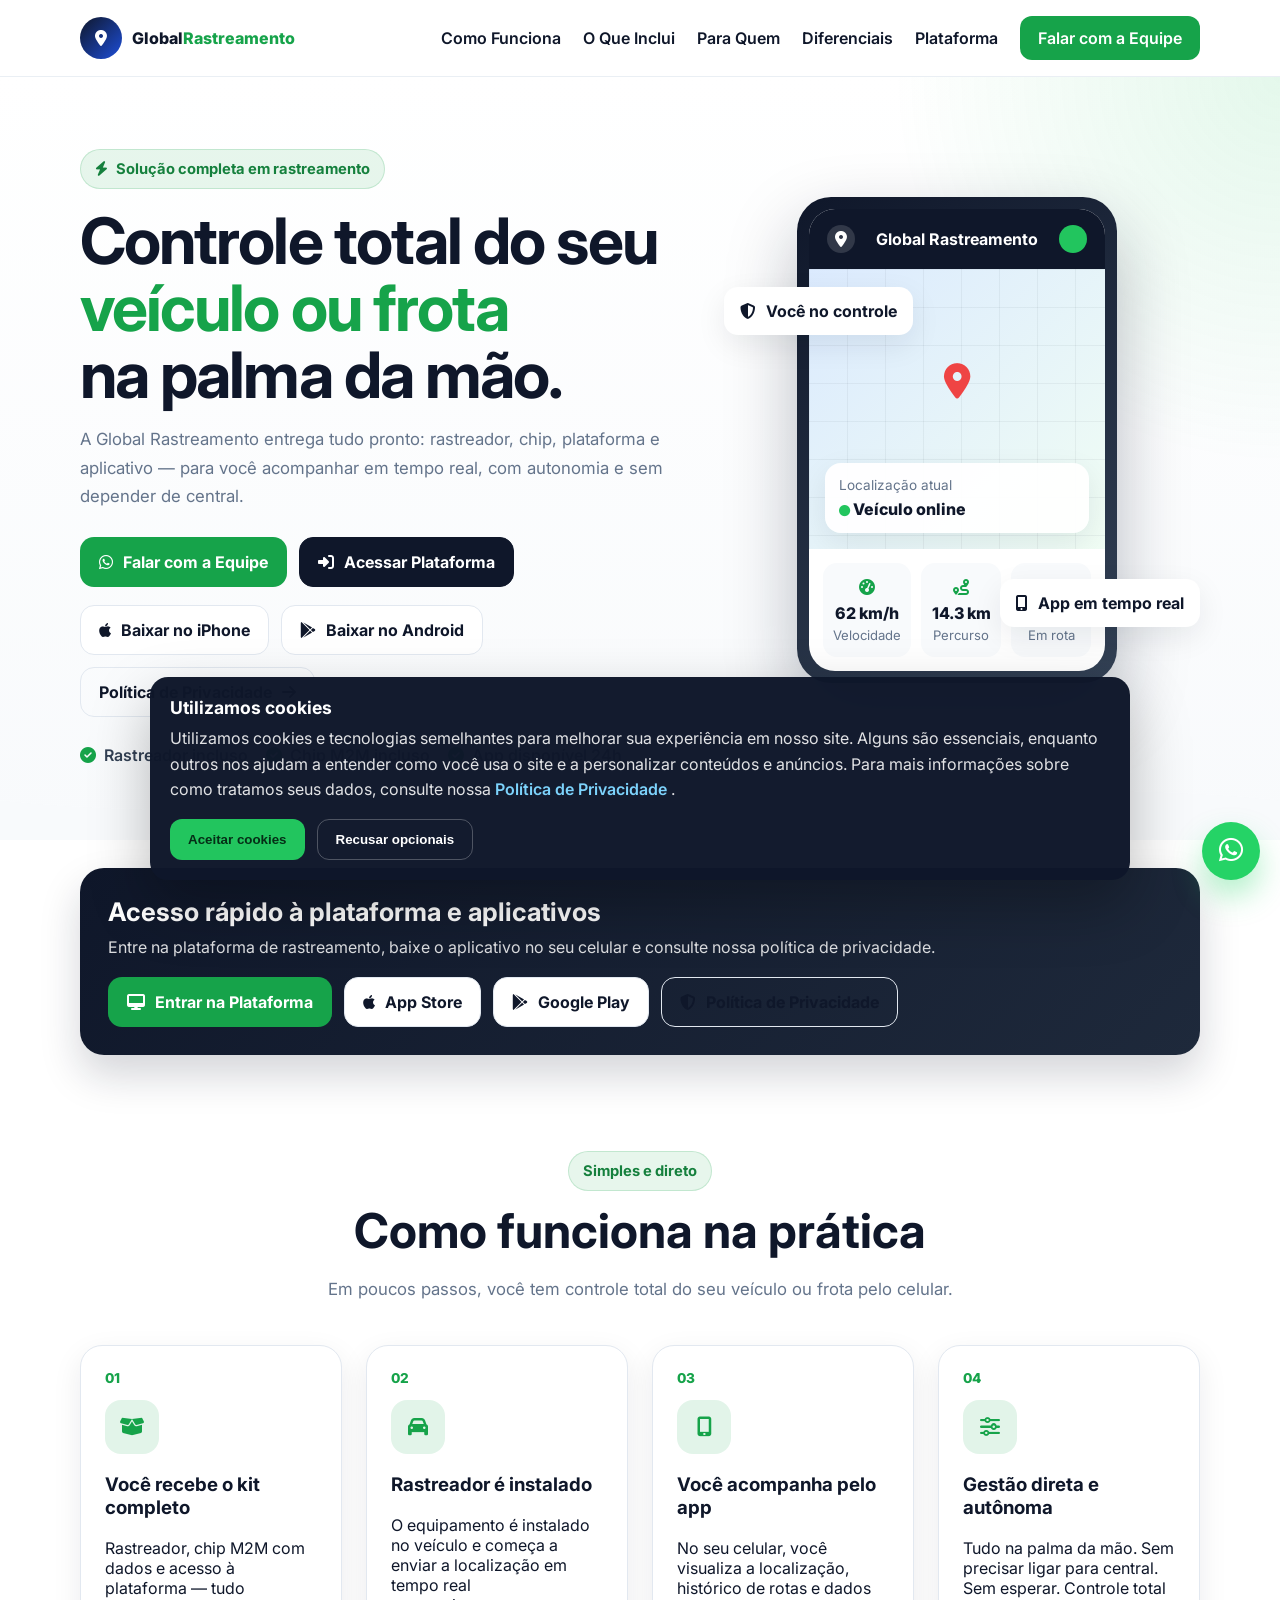
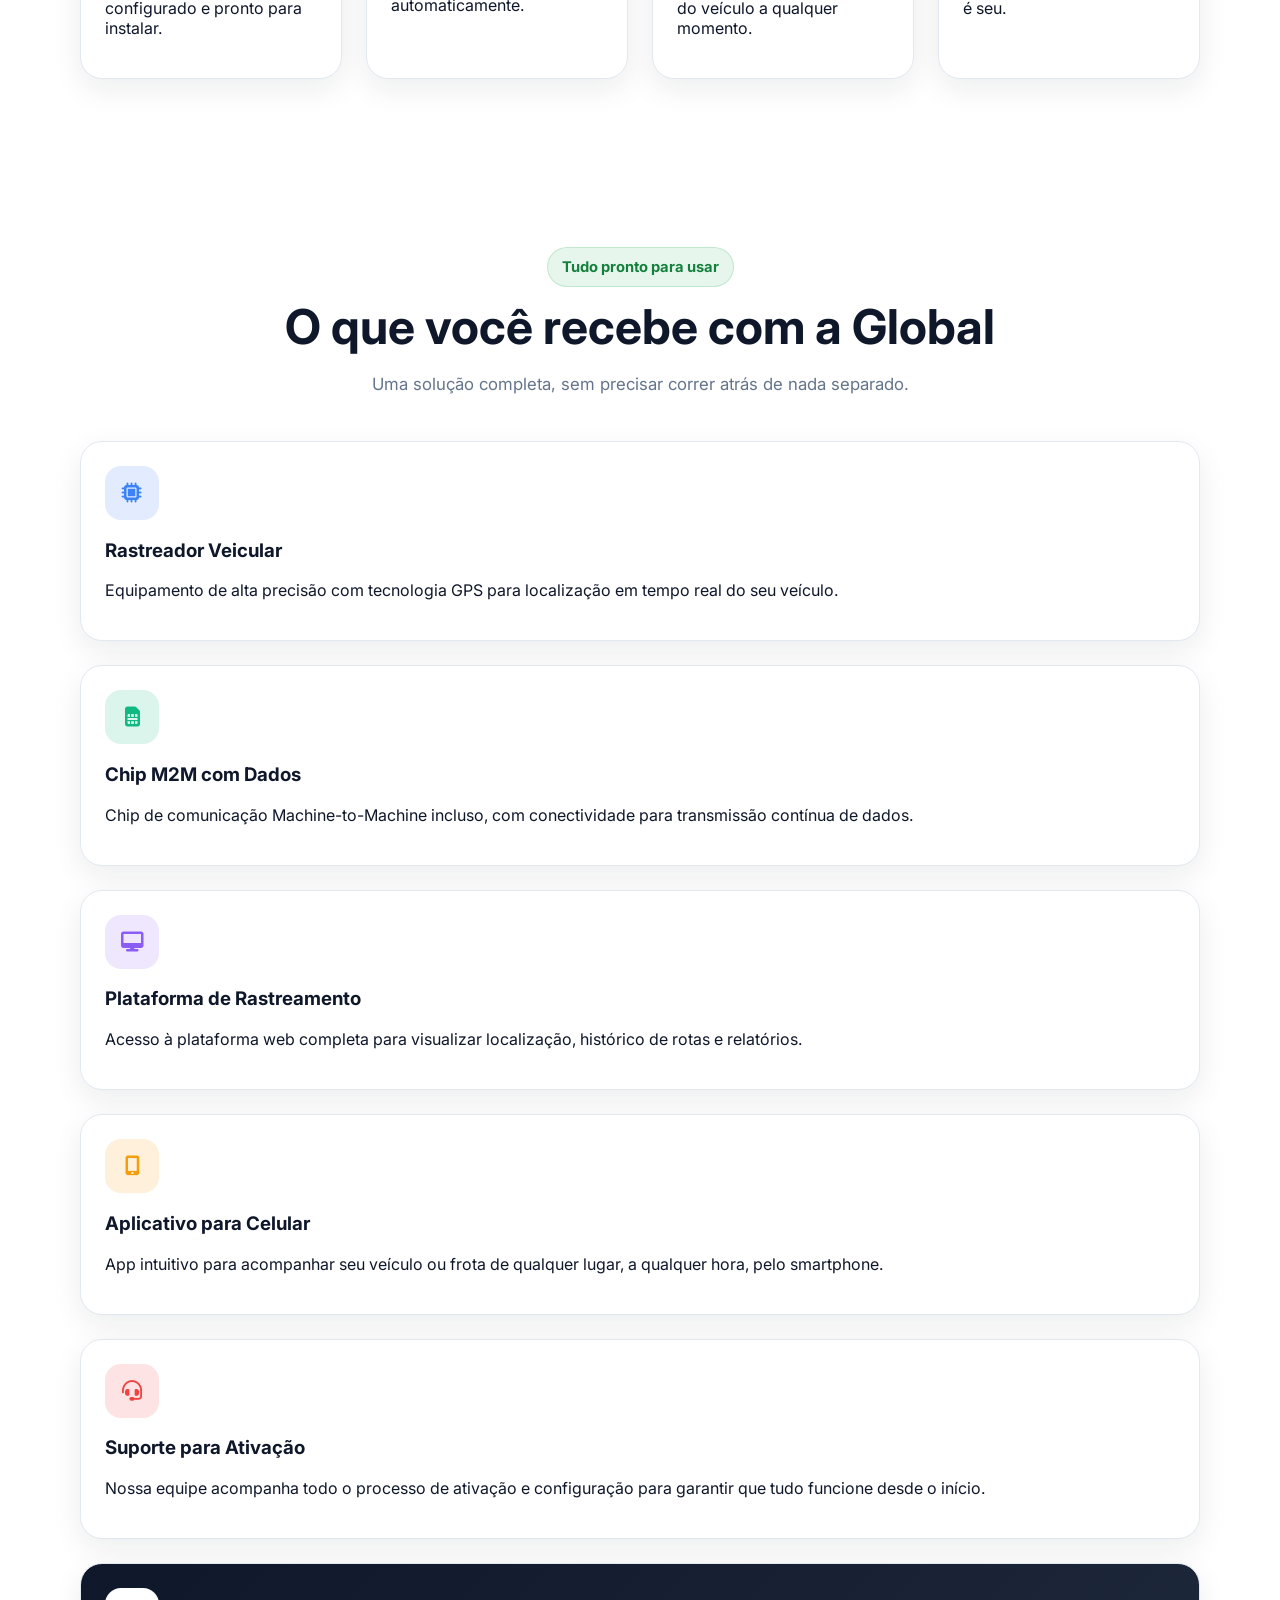
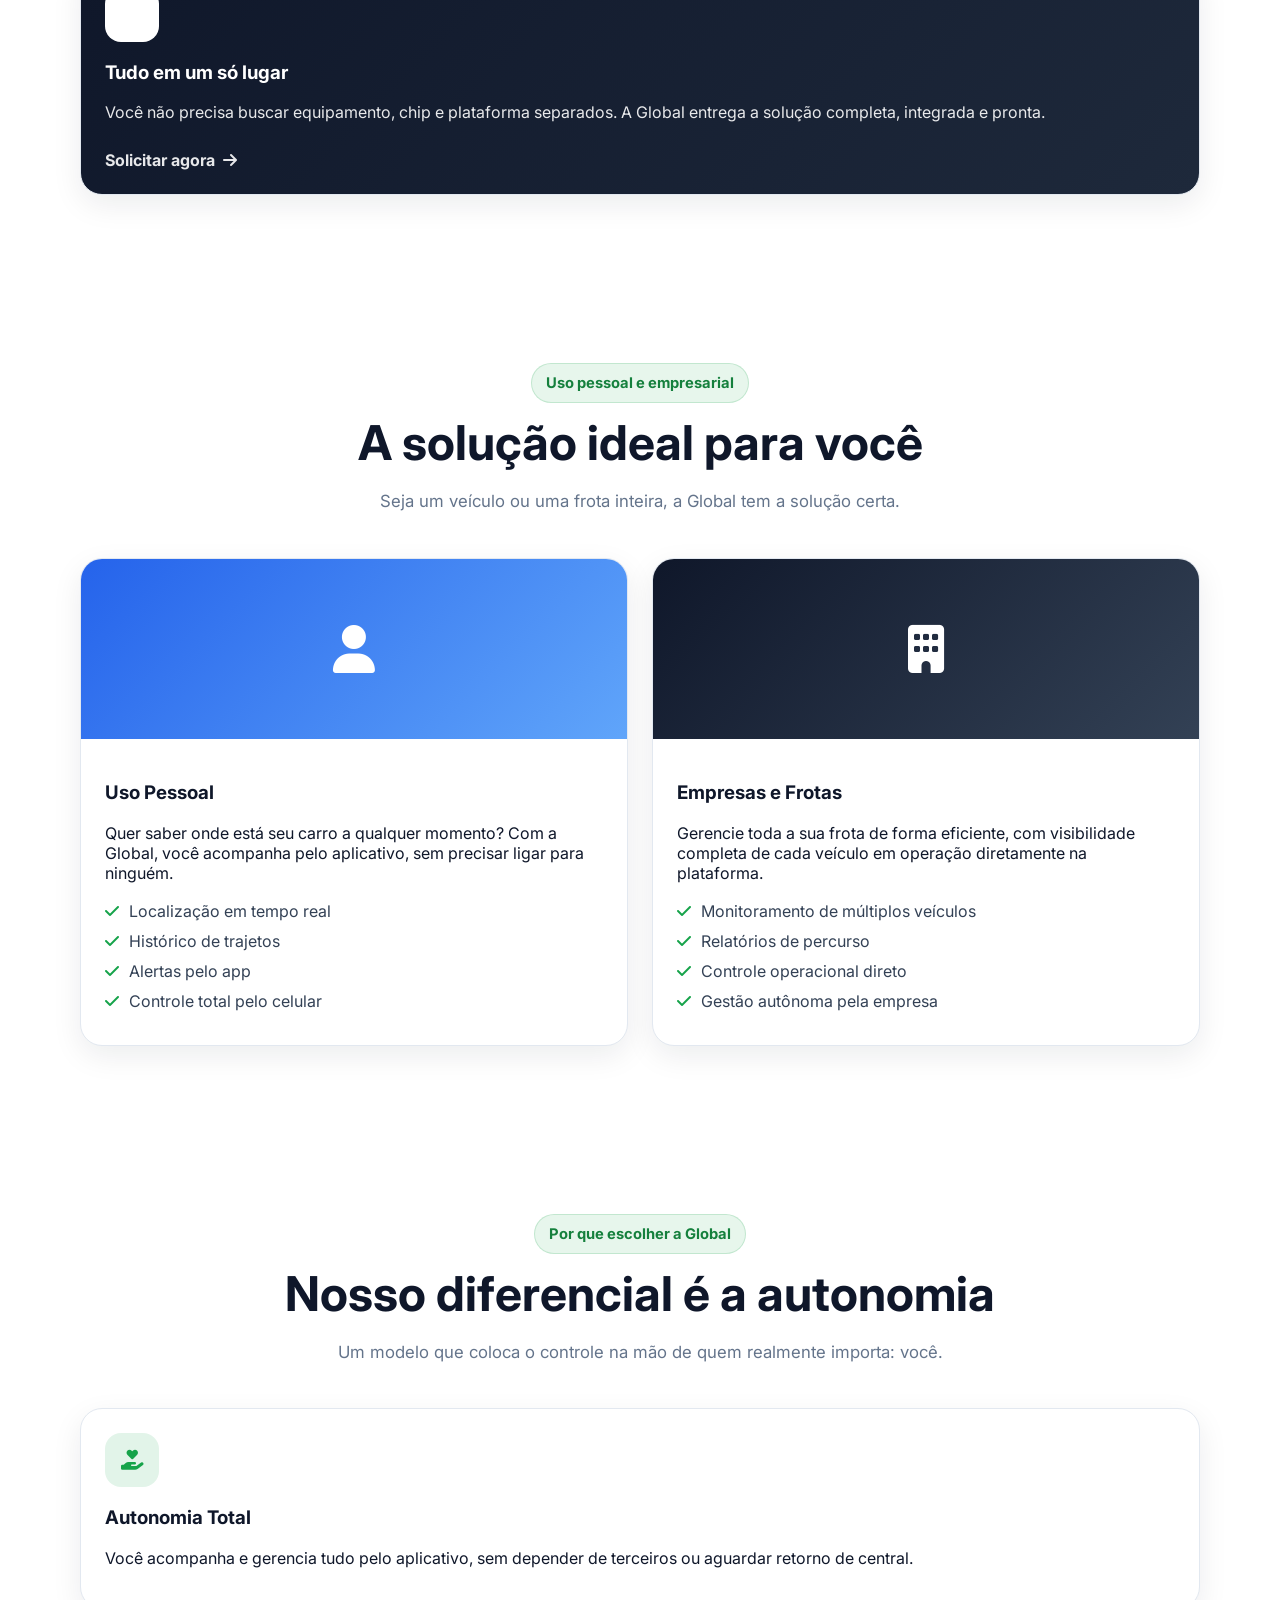
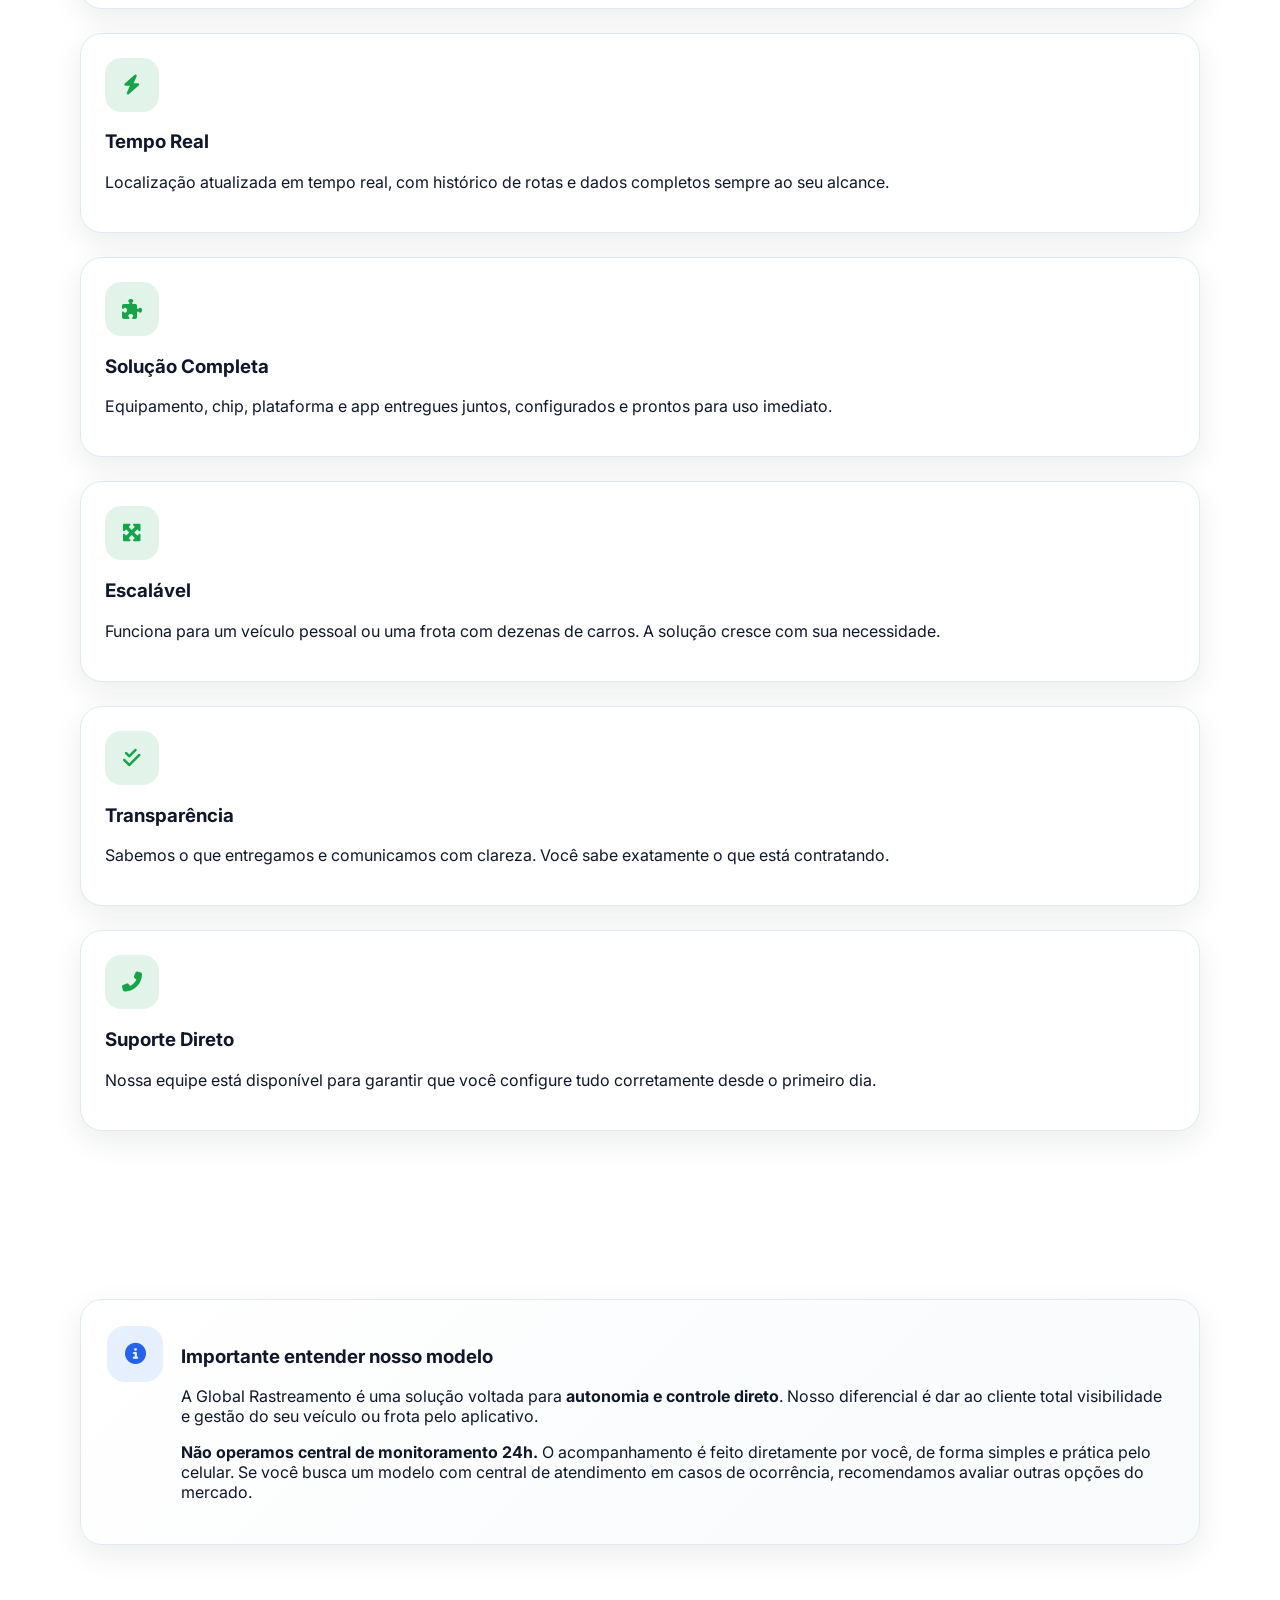
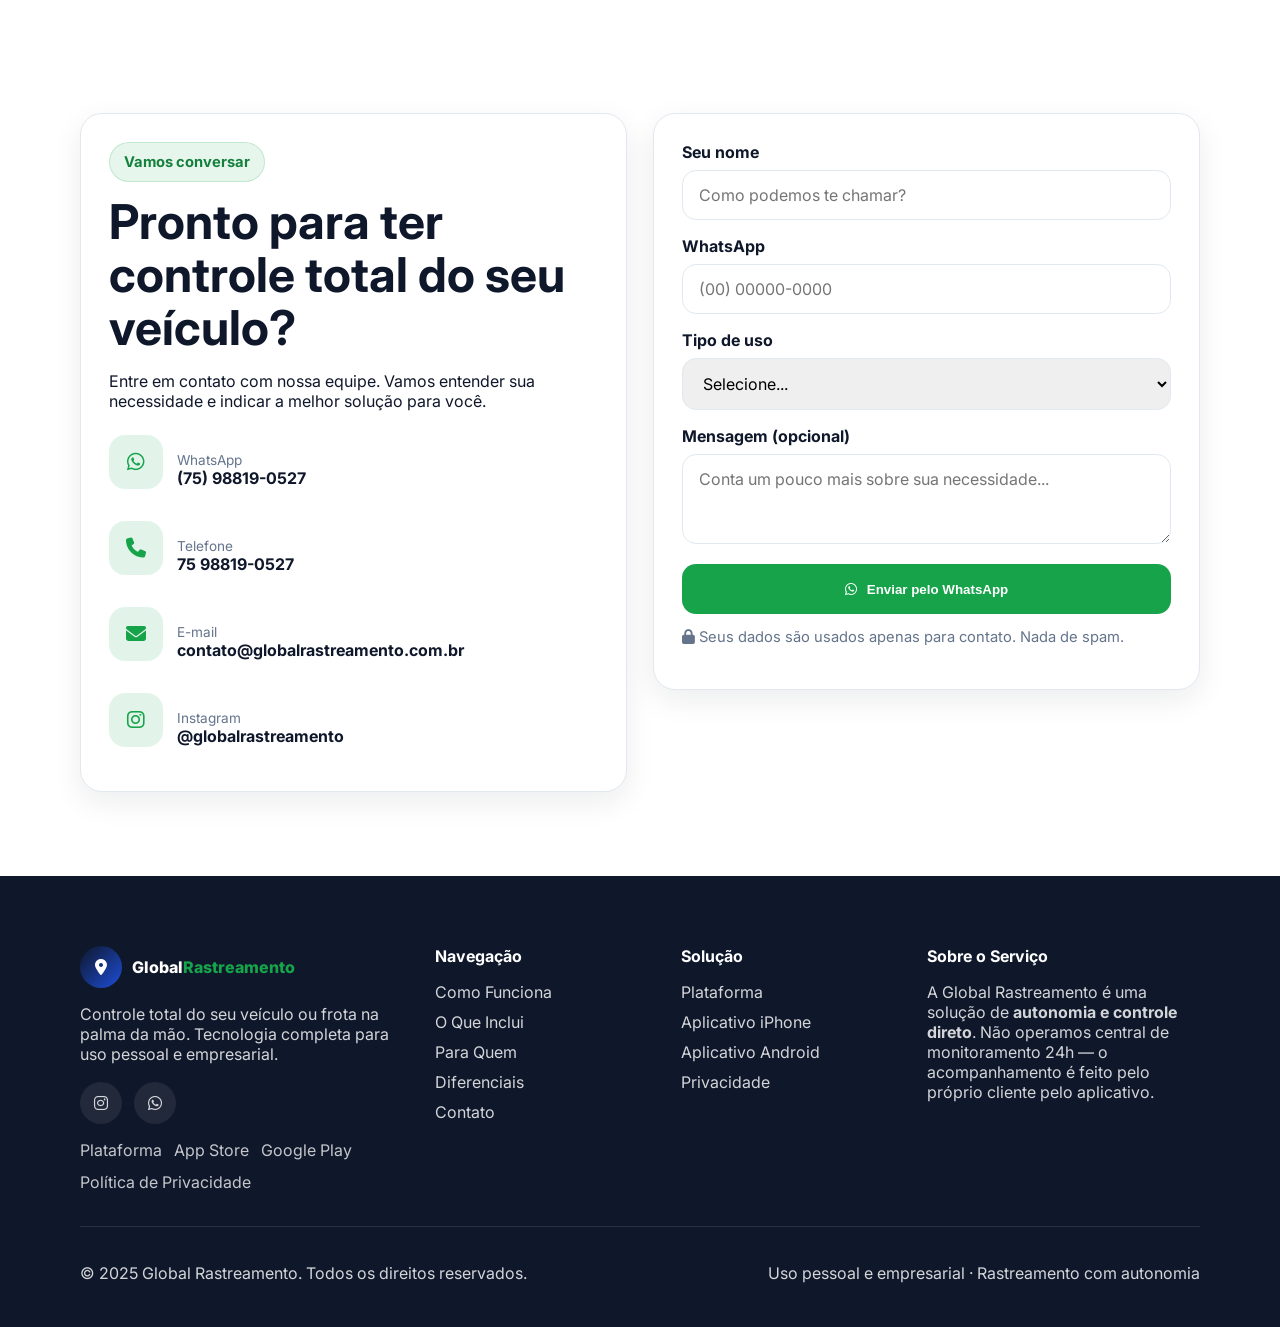
<file: index.html>
<!DOCTYPE html>
<html lang="pt-BR">
<head>
  <meta charset="UTF-8" />
  <meta name="viewport" content="width=device-width, initial-scale=1.0" />
  <title>Global Rastreamento | Controle Total do Seu Veículo na Palma da Mão</title>
  <meta
    name="description"
    content="A Global Rastreamento entrega a solução completa para você acompanhar seu veículo ou frota pelo aplicativo. Rastreador, chip, plataforma e app — tudo pronto para você ter controle direto."
  />
  <meta name="theme-color" content="#0f172a" />

  <!-- Favicon integrado no HTML -->
  <link
    rel="icon"
    type="image/svg+xml"
    href="data:image/svg+xml,%3Csvg xmlns='http://www.w3.org/2000/svg' viewBox='0 0 64 64'%3E%3Ccircle cx='32' cy='32' r='32' fill='%230f172a'/%3E%3Cpath d='M32 12c-8.284 0-15 6.716-15 15 0 11.25 15 25 15 25s15-13.75 15-25c0-8.284-6.716-15-15-15zm0 20.5A5.5 5.5 0 1 1 32 21a5.5 5.5 0 0 1 0 11.5z' fill='%2322c55e'/%3E%3C/svg%3E"
  />

  <link rel="stylesheet" href="style.css" />

  <!-- Google Fonts -->
  <link rel="preconnect" href="https://fonts.googleapis.com" />
  <link rel="preconnect" href="https://fonts.gstatic.com" crossorigin />
  <link
    href="https://fonts.googleapis.com/css2?family=Inter:wght@300;400;500;600;700;800;900&display=swap"
    rel="stylesheet"
  />

  <!-- Font Awesome -->
  <link
    rel="stylesheet"
    href="https://cdn.jsdelivr.net/npm/@fortawesome/fontawesome-free@6.4.0/css/all.min.css"
  />
</head>
<body>

  <!-- ===================== HEADER / NAV ===================== -->
  <header class="header" id="header">
    <div class="container">
      <nav class="navbar">
        <a href="#" class="logo">
          <span class="logo-icon"><i class="fas fa-map-marker-alt"></i></span>
          <span class="logo-text">Global<span class="logo-accent">Rastreamento</span></span>
        </a>

        <ul class="nav-links" id="navLinks">
          <li><a href="#como-funciona">Como Funciona</a></li>
          <li><a href="#o-que-inclui">O Que Inclui</a></li>
          <li><a href="#para-quem">Para Quem</a></li>
          <li><a href="#diferenciais">Diferenciais</a></li>
          <li>
            <a
              href="https://globalrastreamento.net.br/login"
              target="_blank"
              rel="noopener noreferrer"
            >
              Plataforma
            </a>
          </li>
          <li><a href="#contato" class="btn-nav">Falar com a Equipe</a></li>
        </ul>

        <button class="hamburger" id="hamburger" aria-label="Menu">
          <span></span><span></span><span></span>
        </button>
      </nav>
    </div>
  </header>

  <!-- ===================== HERO ===================== -->
  <section class="hero" id="hero">
    <div class="hero-bg-grid"></div>
    <div class="container">
      <div class="hero-content">
        <div class="hero-badge">
          <i class="fas fa-bolt"></i> Solução completa em rastreamento
        </div>

        <h1 class="hero-title">
          Controle total do seu<br />
          <span class="highlight">veículo ou frota</span><br />
          na palma da mão.
        </h1>

        <p class="hero-desc">
          A Global Rastreamento entrega tudo pronto: rastreador, chip, plataforma e aplicativo
          — para você acompanhar em tempo real, com autonomia e sem depender de central.
        </p>

        <div class="hero-cta">
          <a
            href="https://wa.me/5575988190527?text=Ol%C3%A1%2C%20quero%20saber%20mais%20sobre%20a%20Global%20Rastreamento."
            target="_blank"
            rel="noopener noreferrer"
            class="btn btn-primary"
          >
            <i class="fab fa-whatsapp"></i> Falar com a Equipe
          </a>

          <a
            href="https://globalrastreamento.net.br/login"
            target="_blank"
            rel="noopener noreferrer"
            class="btn btn-secondary"
          >
            <i class="fas fa-right-to-bracket"></i> Acessar Plataforma
          </a>
        </div>

        <div class="hero-store-links">
          <a
            href="https://apps.apple.com/br/app/global-manager/id6744368781"
            target="_blank"
            rel="noopener noreferrer"
            class="btn btn-light"
          >
            <i class="fab fa-apple"></i> Baixar no iPhone
          </a>

          <a
            href="https://play.google.com/store/apps/details?id=com.app.globalrastreamento.net"
            target="_blank"
            rel="noopener noreferrer"
            class="btn btn-light"
          >
            <i class="fab fa-google-play"></i> Baixar no Android
          </a>

          <a
            href="https://privacy.globalrastreamento.net.br/"
            target="_blank"
            rel="noopener noreferrer"
            class="btn btn-outline"
          >
            Política de Privacidade <i class="fas fa-arrow-right"></i>
          </a>
        </div>

        <div class="hero-trust">
          <div class="trust-item">
            <i class="fas fa-check-circle"></i>
            <span>Rastreador incluso</span>
          </div>
          <div class="trust-item">
            <i class="fas fa-check-circle"></i>
            <span>Chip M2M incluso</span>
          </div>
          <div class="trust-item">
            <i class="fas fa-check-circle"></i>
            <span>App disponível 24h</span>
          </div>
        </div>
      </div>

      <div class="hero-visual">
        <div class="phone-mockup">
          <div class="phone-screen">
            <div class="app-header">
              <div class="app-logo-sm"><i class="fas fa-map-marker-alt"></i></div>
              <span>Global Rastreamento</span>
              <div class="app-status-dot"></div>
            </div>

            <div class="map-placeholder">
              <div class="map-grid"></div>
              <div class="map-pin pulse-pin">
                <i class="fas fa-map-marker-alt"></i>
              </div>
              <div class="map-card">
                <div class="map-card-label">Localização atual</div>
                <div class="map-card-value">
                  <i class="fas fa-circle dot-green"></i> Veículo online
                </div>
              </div>
            </div>

            <div class="app-stats">
              <div class="stat-box">
                <i class="fas fa-tachometer-alt"></i>
                <span class="stat-val">62 km/h</span>
                <span class="stat-label">Velocidade</span>
              </div>
              <div class="stat-box">
                <i class="fas fa-route"></i>
                <span class="stat-val">14.3 km</span>
                <span class="stat-label">Percurso</span>
              </div>
              <div class="stat-box">
                <i class="fas fa-clock"></i>
                <span class="stat-val">00:23</span>
                <span class="stat-label">Em rota</span>
              </div>
            </div>
          </div>
        </div>

        <div class="hero-float-card card-1">
          <i class="fas fa-shield-alt"></i>
          <span>Você no controle</span>
        </div>
        <div class="hero-float-card card-2">
          <i class="fas fa-mobile-alt"></i>
          <span>App em tempo real</span>
        </div>
      </div>
    </div>

    <div class="hero-wave">
      <svg viewBox="0 0 1440 80" preserveAspectRatio="none">
        <path d="M0,40 C360,80 1080,0 1440,40 L1440,80 L0,80 Z" fill="#f8fafc" />
      </svg>
    </div>
  </section>

  <!-- ===================== ACESSO RÁPIDO ===================== -->
  <section class="quick-access">
    <div class="container">
      <div class="quick-access-box">
        <h3>Acesso rápido à plataforma e aplicativos</h3>
        <p>
          Entre na plataforma de rastreamento, baixe o aplicativo no seu celular e consulte nossa política de privacidade.
        </p>

        <div class="quick-access-buttons">
          <a
            href="https://globalrastreamento.net.br/login"
            target="_blank"
            rel="noopener noreferrer"
            class="btn btn-primary"
          >
            <i class="fas fa-desktop"></i> Entrar na Plataforma
          </a>

          <a
            href="https://apps.apple.com/br/app/global-manager/id6744368781"
            target="_blank"
            rel="noopener noreferrer"
            class="btn btn-light"
          >
            <i class="fab fa-apple"></i> App Store
          </a>

          <a
            href="https://play.google.com/store/apps/details?id=com.app.globalrastreamento.net"
            target="_blank"
            rel="noopener noreferrer"
            class="btn btn-light"
          >
            <i class="fab fa-google-play"></i> Google Play
          </a>

          <a
            href="https://privacy.globalrastreamento.net.br/"
            target="_blank"
            rel="noopener noreferrer"
            class="btn btn-outline"
          >
            <i class="fas fa-shield-alt"></i> Política de Privacidade
          </a>
        </div>
      </div>
    </div>
  </section>

  <!-- ===================== COMO FUNCIONA ===================== -->
  <section class="section como-funciona" id="como-funciona">
    <div class="container">
      <div class="section-header">
        <div class="section-badge">Simples e direto</div>
        <h2 class="section-title">Como funciona na prática</h2>
        <p class="section-sub">
          Em poucos passos, você tem controle total do seu veículo ou frota pelo celular.
        </p>
      </div>

      <div class="steps-grid">
        <div class="step-card" data-animate>
          <div class="step-number">01</div>
          <div class="step-icon"><i class="fas fa-box-open"></i></div>
          <h3>Você recebe o kit completo</h3>
          <p>Rastreador, chip M2M com dados e acesso à plataforma — tudo configurado e pronto para instalar.</p>
        </div>

        <div class="step-divider"><i class="fas fa-chevron-right"></i></div>

        <div class="step-card" data-animate>
          <div class="step-number">02</div>
          <div class="step-icon"><i class="fas fa-car"></i></div>
          <h3>Rastreador é instalado</h3>
          <p>O equipamento é instalado no veículo e começa a enviar a localização em tempo real automaticamente.</p>
        </div>

        <div class="step-divider"><i class="fas fa-chevron-right"></i></div>

        <div class="step-card" data-animate>
          <div class="step-number">03</div>
          <div class="step-icon"><i class="fas fa-mobile-alt"></i></div>
          <h3>Você acompanha pelo app</h3>
          <p>No seu celular, você visualiza a localização, histórico de rotas e dados do veículo a qualquer momento.</p>
        </div>

        <div class="step-divider"><i class="fas fa-chevron-right"></i></div>

        <div class="step-card" data-animate>
          <div class="step-number">04</div>
          <div class="step-icon"><i class="fas fa-sliders-h"></i></div>
          <h3>Gestão direta e autônoma</h3>
          <p>Tudo na palma da mão. Sem precisar ligar para central. Sem esperar. Controle total é seu.</p>
        </div>
      </div>
    </div>
  </section>

  <!-- ===================== O QUE INCLUI ===================== -->
  <section class="section o-que-inclui" id="o-que-inclui">
    <div class="container">
      <div class="section-header">
        <div class="section-badge">Tudo pronto para usar</div>
        <h2 class="section-title">O que você recebe com a Global</h2>
        <p class="section-sub">Uma solução completa, sem precisar correr atrás de nada separado.</p>
      </div>

      <div class="includes-grid">
        <div class="include-card" data-animate>
          <div class="include-icon" style="--color: #3b82f6;">
            <i class="fas fa-microchip"></i>
          </div>
          <h3>Rastreador Veicular</h3>
          <p>Equipamento de alta precisão com tecnologia GPS para localização em tempo real do seu veículo.</p>
        </div>

        <div class="include-card" data-animate>
          <div class="include-icon" style="--color: #10b981;">
            <i class="fas fa-sim-card"></i>
          </div>
          <h3>Chip M2M com Dados</h3>
          <p>Chip de comunicação Machine-to-Machine incluso, com conectividade para transmissão contínua de dados.</p>
        </div>

        <div class="include-card" data-animate>
          <div class="include-icon" style="--color: #8b5cf6;">
            <i class="fas fa-desktop"></i>
          </div>
          <h3>Plataforma de Rastreamento</h3>
          <p>Acesso à plataforma web completa para visualizar localização, histórico de rotas e relatórios.</p>
        </div>

        <div class="include-card" data-animate>
          <div class="include-icon" style="--color: #f59e0b;">
            <i class="fas fa-mobile-alt"></i>
          </div>
          <h3>Aplicativo para Celular</h3>
          <p>App intuitivo para acompanhar seu veículo ou frota de qualquer lugar, a qualquer hora, pelo smartphone.</p>
        </div>

        <div class="include-card" data-animate>
          <div class="include-icon" style="--color: #ef4444;">
            <i class="fas fa-headset"></i>
          </div>
          <h3>Suporte para Ativação</h3>
          <p>Nossa equipe acompanha todo o processo de ativação e configuração para garantir que tudo funcione desde o início.</p>
        </div>

        <div class="include-card include-highlight" data-animate>
          <div class="include-icon" style="--color: #ffffff;">
            <i class="fas fa-star"></i>
          </div>
          <h3>Tudo em um só lugar</h3>
          <p>Você não precisa buscar equipamento, chip e plataforma separados. A Global entrega a solução completa, integrada e pronta.</p>
          <a href="#contato" class="btn-link">Solicitar agora <i class="fas fa-arrow-right"></i></a>
        </div>
      </div>
    </div>
  </section>

  <!-- ===================== PARA QUEM ===================== -->
  <section class="section para-quem" id="para-quem">
    <div class="container">
      <div class="section-header">
        <div class="section-badge">Uso pessoal e empresarial</div>
        <h2 class="section-title">A solução ideal para você</h2>
        <p class="section-sub">Seja um veículo ou uma frota inteira, a Global tem a solução certa.</p>
      </div>

      <div class="audience-grid">
        <div class="audience-card" data-animate>
          <div class="audience-img audience-personal">
            <i class="fas fa-user"></i>
          </div>
          <div class="audience-content">
            <h3>Uso Pessoal</h3>
            <p>Quer saber onde está seu carro a qualquer momento? Com a Global, você acompanha pelo aplicativo, sem precisar ligar para ninguém.</p>
            <ul>
              <li><i class="fas fa-check"></i> Localização em tempo real</li>
              <li><i class="fas fa-check"></i> Histórico de trajetos</li>
              <li><i class="fas fa-check"></i> Alertas pelo app</li>
              <li><i class="fas fa-check"></i> Controle total pelo celular</li>
            </ul>
          </div>
        </div>

        <div class="audience-card" data-animate>
          <div class="audience-img audience-business">
            <i class="fas fa-building"></i>
          </div>
          <div class="audience-content">
            <h3>Empresas e Frotas</h3>
            <p>Gerencie toda a sua frota de forma eficiente, com visibilidade completa de cada veículo em operação diretamente na plataforma.</p>
            <ul>
              <li><i class="fas fa-check"></i> Monitoramento de múltiplos veículos</li>
              <li><i class="fas fa-check"></i> Relatórios de percurso</li>
              <li><i class="fas fa-check"></i> Controle operacional direto</li>
              <li><i class="fas fa-check"></i> Gestão autônoma pela empresa</li>
            </ul>
          </div>
        </div>
      </div>
    </div>
  </section>

  <!-- ===================== DIFERENCIAIS ===================== -->
  <section class="section diferenciais" id="diferenciais">
    <div class="container">
      <div class="section-header">
        <div class="section-badge">Por que escolher a Global</div>
        <h2 class="section-title">Nosso diferencial é a autonomia</h2>
        <p class="section-sub">Um modelo que coloca o controle na mão de quem realmente importa: você.</p>
      </div>

      <div class="diff-grid">
        <div class="diff-card" data-animate>
          <div class="diff-icon"><i class="fas fa-hand-holding-heart"></i></div>
          <h3>Autonomia Total</h3>
          <p>Você acompanha e gerencia tudo pelo aplicativo, sem depender de terceiros ou aguardar retorno de central.</p>
        </div>

        <div class="diff-card" data-animate>
          <div class="diff-icon"><i class="fas fa-bolt"></i></div>
          <h3>Tempo Real</h3>
          <p>Localização atualizada em tempo real, com histórico de rotas e dados completos sempre ao seu alcance.</p>
        </div>

        <div class="diff-card" data-animate>
          <div class="diff-icon"><i class="fas fa-puzzle-piece"></i></div>
          <h3>Solução Completa</h3>
          <p>Equipamento, chip, plataforma e app entregues juntos, configurados e prontos para uso imediato.</p>
        </div>

        <div class="diff-card" data-animate>
          <div class="diff-icon"><i class="fas fa-expand-arrows-alt"></i></div>
          <h3>Escalável</h3>
          <p>Funciona para um veículo pessoal ou uma frota com dezenas de carros. A solução cresce com sua necessidade.</p>
        </div>

        <div class="diff-card" data-animate>
          <div class="diff-icon"><i class="fas fa-check-double"></i></div>
          <h3>Transparência</h3>
          <p>Sabemos o que entregamos e comunicamos com clareza. Você sabe exatamente o que está contratando.</p>
        </div>

        <div class="diff-card" data-animate>
          <div class="diff-icon"><i class="fas fa-phone-alt"></i></div>
          <h3>Suporte Direto</h3>
          <p>Nossa equipe está disponível para garantir que você configure tudo corretamente desde o primeiro dia.</p>
        </div>
      </div>
    </div>
  </section>

  <!-- ===================== AVISO IMPORTANTE ===================== -->
  <section class="section aviso-section">
    <div class="container">
      <div class="aviso-box" data-animate>
        <div class="aviso-icon"><i class="fas fa-info-circle"></i></div>
        <div class="aviso-content">
          <h3>Importante entender nosso modelo</h3>
          <p>
            A Global Rastreamento é uma solução voltada para <strong>autonomia e controle direto</strong>.
            Nosso diferencial é dar ao cliente total visibilidade e gestão do seu veículo ou frota pelo aplicativo.
          </p>
          <p>
            <strong>Não operamos central de monitoramento 24h.</strong>
            O acompanhamento é feito diretamente por você, de forma simples e prática pelo celular.
            Se você busca um modelo com central de atendimento em casos de ocorrência, recomendamos avaliar outras opções do mercado.
          </p>
        </div>
      </div>
    </div>
  </section>

  <!-- ===================== CONTATO ===================== -->
  <section class="section contato" id="contato">
    <div class="container">
      <div class="contato-wrapper">
        <div class="contato-info" data-animate>
          <div class="section-badge">Vamos conversar</div>
          <h2 class="section-title left">Pronto para ter controle total do seu veículo?</h2>
          <p>Entre em contato com nossa equipe. Vamos entender sua necessidade e indicar a melhor solução para você.</p>

          <div class="contact-items">
            <div class="contact-item">
              <div class="contact-icon"><i class="fab fa-whatsapp"></i></div>
              <div>
                <span class="contact-label">WhatsApp</span>
                <a
                  href="https://wa.me/5575988190527"
                  target="_blank"
                  rel="noopener noreferrer"
                  class="contact-value"
                >
                  (75) 98819-0527
                </a>
              </div>
            </div>

            <div class="contact-item">
              <div class="contact-icon"><i class="fas fa-phone"></i></div>
              <div>
                <span class="contact-label">Telefone</span>
                <a href="tel:+5575988190527" class="contact-value">
                  75 98819-0527
                </a>
              </div>
            </div>

            <div class="contact-item">
              <div class="contact-icon"><i class="fas fa-envelope"></i></div>
              <div>
                <span class="contact-label">E-mail</span>
                <a href="mailto:contato@globalrastreamento.com.br" class="contact-value">
                  contato@globalrastreamento.com.br
                </a>
              </div>
            </div>

            <div class="contact-item">
              <div class="contact-icon"><i class="fab fa-instagram"></i></div>
              <div>
                <span class="contact-label">Instagram</span>
                <a
                  href="https://instagram.com/globalrastreamento"
                  target="_blank"
                  rel="noopener noreferrer"
                  class="contact-value"
                >
                  @globalrastreamento
                </a>
              </div>
            </div>
          </div>
        </div>

        <div class="contato-form" data-animate>
          <form id="contactForm" novalidate>
            <div class="form-group">
              <label for="nome">Seu nome</label>
              <input type="text" id="nome" name="nome" placeholder="Como podemos te chamar?" required />
              <span class="form-error" id="nome-error"></span>
            </div>

            <div class="form-group">
              <label for="whatsapp">WhatsApp</label>
              <input type="tel" id="whatsapp" name="whatsapp" placeholder="(00) 00000-0000" required />
              <span class="form-error" id="whatsapp-error"></span>
            </div>

            <div class="form-group">
              <label for="tipo">Tipo de uso</label>
              <select id="tipo" name="tipo" required>
                <option value="" disabled selected>Selecione...</option>
                <option value="pessoal">Uso pessoal (1 veículo)</option>
                <option value="pequena-frota">Pequena frota (2 a 10 veículos)</option>
                <option value="frota-media">Frota média (11 a 50 veículos)</option>
                <option value="frota-grande">Frota grande (50+ veículos)</option>
              </select>
              <span class="form-error" id="tipo-error"></span>
            </div>

            <div class="form-group">
              <label for="mensagem">Mensagem (opcional)</label>
              <textarea id="mensagem" name="mensagem" rows="3" placeholder="Conta um pouco mais sobre sua necessidade..."></textarea>
            </div>

            <button type="submit" class="btn btn-primary btn-full" id="submitBtn">
              <i class="fab fa-whatsapp"></i> Enviar pelo WhatsApp
            </button>

            <p class="form-note">
              <i class="fas fa-lock"></i> Seus dados são usados apenas para contato. Nada de spam.
            </p>
          </form>
        </div>
      </div>
    </div>
  </section>

  <!-- ===================== FOOTER ===================== -->
  <footer class="footer">
    <div class="container">
      <div class="footer-grid">
        <div class="footer-brand">
          <a href="#" class="logo">
            <span class="logo-icon"><i class="fas fa-map-marker-alt"></i></span>
            <span class="logo-text">Global<span class="logo-accent">Rastreamento</span></span>
          </a>

          <p>
            Controle total do seu veículo ou frota na palma da mão. Tecnologia completa para uso pessoal e empresarial.
          </p>

          <div class="footer-social">
            <a
              href="https://instagram.com/globalrastreamento"
              target="_blank"
              rel="noopener noreferrer"
              aria-label="Instagram"
            >
              <i class="fab fa-instagram"></i>
            </a>

            <a
              href="https://wa.me/5575988190527"
              target="_blank"
              rel="noopener noreferrer"
              aria-label="WhatsApp"
            >
              <i class="fab fa-whatsapp"></i>
            </a>
          </div>

          <div class="footer-legal-links">
            <a href="https://globalrastreamento.net.br/login" target="_blank" rel="noopener noreferrer">Plataforma</a>
            <a href="https://apps.apple.com/br/app/global-manager/id6744368781" target="_blank" rel="noopener noreferrer">App Store</a>
            <a href="https://play.google.com/store/apps/details?id=com.app.globalrastreamento.net" target="_blank" rel="noopener noreferrer">Google Play</a>
            <a href="https://privacy.globalrastreamento.net.br/" target="_blank" rel="noopener noreferrer">Política de Privacidade</a>
          </div>
        </div>

        <div class="footer-links">
          <h4>Navegação</h4>
          <ul>
            <li><a href="#como-funciona">Como Funciona</a></li>
            <li><a href="#o-que-inclui">O Que Inclui</a></li>
            <li><a href="#para-quem">Para Quem</a></li>
            <li><a href="#diferenciais">Diferenciais</a></li>
            <li><a href="#contato">Contato</a></li>
          </ul>
        </div>

        <div class="footer-links">
          <h4>Solução</h4>
          <ul>
            <li><a href="https://globalrastreamento.net.br/login" target="_blank" rel="noopener noreferrer">Plataforma</a></li>
            <li><a href="https://apps.apple.com/br/app/global-manager/id6744368781" target="_blank" rel="noopener noreferrer">Aplicativo iPhone</a></li>
            <li><a href="https://play.google.com/store/apps/details?id=com.app.globalrastreamento.net" target="_blank" rel="noopener noreferrer">Aplicativo Android</a></li>
            <li><a href="https://privacy.globalrastreamento.net.br/" target="_blank" rel="noopener noreferrer">Privacidade</a></li>
          </ul>
        </div>

        <div class="footer-note">
          <h4>Sobre o Serviço</h4>
          <p>
            A Global Rastreamento é uma solução de <strong>autonomia e controle direto</strong>.
            Não operamos central de monitoramento 24h — o acompanhamento é feito pelo próprio cliente pelo aplicativo.
          </p>
        </div>
      </div>

      <div class="footer-bottom">
        <p>&copy; 2025 Global Rastreamento. Todos os direitos reservados.</p>
        <p>Uso pessoal e empresarial &middot; Rastreamento com autonomia</p>
      </div>
    </div>
  </footer>

  <!-- Botão WhatsApp Flutuante -->
  <a
    href="https://wa.me/5575988190527?text=Ol%C3%A1%2C%20quero%20atendimento%20da%20Global%20Rastreamento."
    target="_blank"
    rel="noopener noreferrer"
    class="whatsapp-float"
    aria-label="Falar no WhatsApp"
  >
    <i class="fab fa-whatsapp"></i>
    <span class="whatsapp-tooltip">Falar no WhatsApp</span>
  </a>

  <!-- Voltar ao topo -->
  <button class="back-to-top" id="backToTop" aria-label="Voltar ao topo">
    <i class="fas fa-arrow-up"></i>
  </button>

  <!-- Banner de Cookies -->
  <div class="cookie-banner" id="cookieBanner" role="dialog" aria-live="polite" aria-label="Aviso de cookies">
    <h4>Utilizamos cookies</h4>
    <p>
      Utilizamos cookies e tecnologias semelhantes para melhorar sua experiência em nosso site.
      Alguns são essenciais, enquanto outros nos ajudam a entender como você usa o site e a personalizar conteúdos e anúncios.
      Para mais informações sobre como tratamos seus dados, consulte nossa
      <a href="https://privacy.globalrastreamento.net.br/" target="_blank" rel="noopener noreferrer">
        Política de Privacidade
      </a>.
    </p>

    <div class="cookie-actions">
      <button class="cookie-btn accept" id="acceptCookies">Aceitar cookies</button>
      <button class="cookie-btn reject" id="rejectCookies">Recusar opcionais</button>
    </div>
  </div>

  <script src="main.js" defer></script>
</body>
</html>
</file>
<file: style.css>
:root {
  --primary: #16a34a;
  --primary-dark: #15803d;
  --secondary: #0f172a;
  --secondary-2: #1e293b;
  --light: #f8fafc;
  --white: #ffffff;
  --text: #0f172a;
  --muted: #64748b;
  --border: #e2e8f0;
  --shadow: 0 10px 30px rgba(15, 23, 42, 0.08);
  --radius: 16px;
}

* {
  box-sizing: border-box;
}

html {
  scroll-behavior: smooth;
}

body {
  font-family: "Inter", sans-serif;
  margin: 0;
  color: var(--text);
  background: #fff;
}

a {
  text-decoration: none;
}

img {
  max-width: 100%;
  display: block;
}

.container {
  width: min(1120px, calc(100% - 32px));
  margin: 0 auto;
}

/* HEADER */
.header {
  position: sticky;
  top: 0;
  z-index: 999;
  background: rgba(255, 255, 255, 0.96);
  backdrop-filter: blur(12px);
  border-bottom: 1px solid rgba(226, 232, 240, 0.7);
}

.navbar {
  display: flex;
  align-items: center;
  justify-content: space-between;
  min-height: 76px;
  gap: 20px;
}

.logo {
  display: inline-flex;
  align-items: center;
  gap: 10px;
  color: var(--text);
  font-weight: 800;
}

.logo-icon {
  width: 42px;
  height: 42px;
  display: grid;
  place-items: center;
  border-radius: 999px;
  background: linear-gradient(135deg, var(--secondary), #1d4ed8);
  color: #fff;
}

.logo-accent {
  color: var(--primary);
}

.nav-links {
  display: flex;
  align-items: center;
  list-style: none;
  gap: 22px;
  margin: 0;
  padding: 0;
}

.nav-links a {
  color: var(--text);
  font-weight: 600;
}

.btn-nav {
  color: #fff !important;
  background: var(--primary);
  padding: 12px 18px;
  border-radius: 12px;
}

.hamburger {
  display: none;
  border: 0;
  background: transparent;
  cursor: pointer;
  padding: 0;
}

.hamburger span {
  display: block;
  width: 26px;
  height: 3px;
  background: var(--text);
  margin: 5px 0;
  border-radius: 999px;
}

/* HERO */
.hero {
  position: relative;
  overflow: hidden;
  padding: 72px 0 0;
  background:
    radial-gradient(circle at top right, rgba(34, 197, 94, 0.12), transparent 26%),
    linear-gradient(180deg, #ffffff 0%, #f8fafc 100%);
}

.hero .container {
  display: grid;
  grid-template-columns: 1.1fr 0.9fr;
  gap: 40px;
  align-items: center;
}

.hero-badge,
.section-badge {
  display: inline-flex;
  align-items: center;
  gap: 8px;
  background: rgba(22, 163, 74, 0.1);
  color: var(--primary-dark);
  border: 1px solid rgba(22, 163, 74, 0.18);
  padding: 10px 14px;
  border-radius: 999px;
  font-weight: 700;
  font-size: 0.92rem;
}

.hero-title {
  margin: 18px 0 14px;
  font-size: clamp(2.2rem, 5vw, 4rem);
  line-height: 1.05;
  letter-spacing: -0.03em;
}

.highlight {
  color: var(--primary);
}

.hero-desc,
.section-sub {
  color: var(--muted);
  font-size: 1.05rem;
  line-height: 1.7;
}

.hero-cta,
.hero-store-links,
.quick-access-buttons,
.footer-legal-links,
.cookie-actions {
  display: flex;
  flex-wrap: wrap;
  gap: 12px;
}

.hero-cta {
  margin-top: 26px;
}

.hero-store-links {
  margin-top: 18px;
}

.btn {
  display: inline-flex;
  align-items: center;
  justify-content: center;
  gap: 10px;
  min-height: 50px;
  padding: 0 18px;
  border-radius: 14px;
  font-weight: 700;
  transition: 0.25s ease;
  border: 1px solid transparent;
}

.btn:hover {
  transform: translateY(-2px);
}

.btn-primary {
  background: var(--primary);
  color: #fff;
}

.btn-primary:hover {
  background: var(--primary-dark);
}

.btn-secondary {
  background: var(--secondary);
  color: #fff;
  border-color: var(--secondary);
}

.btn-secondary:hover {
  background: #111827;
}

.btn-outline {
  background: transparent;
  color: var(--text);
  border-color: var(--border);
}

.btn-outline:hover {
  background: #f8fafc;
}

.btn-light {
  background: #fff;
  color: var(--text);
  border-color: var(--border);
}

.btn-light:hover {
  background: #f8fafc;
}

.btn-full {
  width: 100%;
}

.hero-trust {
  margin-top: 28px;
  display: flex;
  flex-wrap: wrap;
  gap: 18px;
}

.trust-item {
  display: flex;
  align-items: center;
  gap: 8px;
  color: #334155;
  font-weight: 600;
}

.trust-item i {
  color: var(--primary);
}

/* MOCKUP */
.hero-visual {
  position: relative;
  min-height: 520px;
}

.phone-mockup {
  width: 320px;
  max-width: 100%;
  margin: 0 auto;
  padding: 12px;
  border-radius: 34px;
  background: linear-gradient(145deg, #0f172a, #334155);
  box-shadow: 0 30px 70px rgba(15, 23, 42, 0.28);
}

.phone-screen {
  overflow: hidden;
  border-radius: 26px;
  background: #fff;
}

.app-header {
  display: flex;
  align-items: center;
  justify-content: space-between;
  padding: 16px 18px;
  background: #0f172a;
  color: #fff;
  font-weight: 700;
}

.app-logo-sm,
.app-status-dot {
  width: 28px;
  height: 28px;
  display: grid;
  place-items: center;
  border-radius: 999px;
}

.app-logo-sm {
  background: rgba(255,255,255,0.14);
}

.app-status-dot {
  background: #22c55e;
}

.map-placeholder {
  position: relative;
  height: 280px;
  background: linear-gradient(135deg, #dbeafe, #f0fdf4);
  overflow: hidden;
}

.map-grid {
  position: absolute;
  inset: 0;
  background-image:
    linear-gradient(rgba(15, 23, 42, 0.05) 1px, transparent 1px),
    linear-gradient(90deg, rgba(15, 23, 42, 0.05) 1px, transparent 1px);
  background-size: 38px 38px;
}

.map-pin {
  position: absolute;
  top: 40%;
  left: 50%;
  transform: translate(-50%, -50%);
  color: #ef4444;
  font-size: 2.2rem;
  z-index: 2;
}

.pulse-pin {
  animation: pulsePin 1.8s infinite;
}

@keyframes pulsePin {
  0% { transform: translate(-50%, -50%) scale(1); }
  50% { transform: translate(-50%, -50%) scale(1.12); }
  100% { transform: translate(-50%, -50%) scale(1); }
}

.map-card {
  position: absolute;
  left: 16px;
  right: 16px;
  bottom: 16px;
  background: rgba(255,255,255,0.95);
  border-radius: 16px;
  padding: 14px;
  box-shadow: var(--shadow);
}

.map-card-label {
  font-size: 0.85rem;
  color: var(--muted);
  margin-bottom: 6px;
}

.map-card-value {
  font-weight: 800;
  color: var(--text);
}

.dot-green {
  color: #22c55e;
  font-size: 0.7rem;
}

.app-stats {
  display: grid;
  grid-template-columns: repeat(3, 1fr);
  gap: 10px;
  padding: 14px;
}

.stat-box {
  background: #f8fafc;
  border-radius: 14px;
  padding: 14px 10px;
  text-align: center;
}

.stat-box i {
  color: var(--primary);
  margin-bottom: 8px;
}

.stat-val {
  display: block;
  font-weight: 800;
  color: var(--text);
}

.stat-label {
  display: block;
  font-size: 0.82rem;
  color: var(--muted);
  margin-top: 4px;
}

.hero-float-card {
  position: absolute;
  display: flex;
  align-items: center;
  gap: 10px;
  background: #fff;
  box-shadow: var(--shadow);
  padding: 14px 16px;
  border-radius: 14px;
  font-weight: 700;
}

.card-1 {
  top: 90px;
  left: 10px;
}

.card-2 {
  right: 0;
  bottom: 90px;
}

/* SECTIONS */
.section {
  padding: 84px 0;
}

.section-header {
  text-align: center;
  max-width: 760px;
  margin: 0 auto 42px;
}

.section-title {
  font-size: clamp(1.9rem, 4vw, 3rem);
  margin: 14px 0 10px;
  line-height: 1.1;
}

.section-title.left {
  text-align: left;
}

.steps-grid,
.includes-grid,
.diff-grid {
  display: grid;
  gap: 24px;
}

.steps-grid {
  grid-template-columns: repeat(4, 1fr);
  align-items: stretch;
}

.step-card,
.include-card,
.diff-card,
.audience-card,
.aviso-box,
.contato-form,
.contato-info {
  background: #fff;
  border: 1px solid var(--border);
  border-radius: 22px;
  box-shadow: var(--shadow);
}

.step-card,
.include-card,
.diff-card {
  padding: 24px;
}

.step-number {
  font-size: 0.85rem;
  font-weight: 800;
  color: var(--primary);
  margin-bottom: 14px;
}

.step-icon,
.diff-icon,
.contact-icon,
.include-icon {
  width: 54px;
  height: 54px;
  display: grid;
  place-items: center;
  border-radius: 16px;
  font-size: 1.25rem;
  margin-bottom: 16px;
}

.step-icon,
.diff-icon,
.contact-icon {
  background: rgba(22, 163, 74, 0.12);
  color: var(--primary);
}

.include-icon {
  background: color-mix(in srgb, var(--color) 15%, white);
  color: var(--color);
}

.step-divider {
  display: none;
}

.include-highlight {
  background: linear-gradient(135deg, var(--secondary), var(--secondary-2));
  color: #fff;
}

.include-highlight p,
.include-highlight .btn-link {
  color: rgba(255,255,255,0.9);
}

.btn-link {
  display: inline-flex;
  align-items: center;
  gap: 8px;
  margin-top: 12px;
  font-weight: 700;
}

.audience-grid {
  display: grid;
  grid-template-columns: 1fr 1fr;
  gap: 24px;
}

.audience-card {
  overflow: hidden;
}

.audience-img {
  min-height: 180px;
  display: grid;
  place-items: center;
  font-size: 3rem;
  color: #fff;
}

.audience-personal {
  background: linear-gradient(135deg, #2563eb, #60a5fa);
}

.audience-business {
  background: linear-gradient(135deg, #0f172a, #334155);
}

.audience-content {
  padding: 24px;
}

.audience-content ul {
  list-style: none;
  margin: 18px 0 0;
  padding: 0;
}

.audience-content li {
  display: flex;
  gap: 10px;
  align-items: center;
  margin-bottom: 10px;
  color: #334155;
}

.audience-content i {
  color: var(--primary);
}

/* QUICK ACCESS */
.quick-access {
  padding: 28px 0 12px;
}

.quick-access-box {
  background: linear-gradient(135deg, #0f172a 0%, #1e293b 100%);
  color: #fff;
  border-radius: 24px;
  padding: 28px;
  box-shadow: 0 20px 40px rgba(15, 23, 42, 0.18);
}

.quick-access-box h3 {
  margin: 0 0 10px;
  font-size: 1.6rem;
}

.quick-access-box p {
  margin: 0 0 20px;
  color: rgba(255,255,255,0.85);
}

/* AVISO */
.aviso-box {
  display: flex;
  gap: 18px;
  padding: 26px;
  background: linear-gradient(135deg, #fff, #f8fafc);
}

.aviso-icon {
  width: 56px;
  height: 56px;
  display: grid;
  place-items: center;
  border-radius: 18px;
  background: rgba(59, 130, 246, 0.12);
  color: #2563eb;
  font-size: 1.3rem;
  flex-shrink: 0;
}

/* CONTATO */
.contato-wrapper {
  display: grid;
  grid-template-columns: 1fr 1fr;
  gap: 26px;
  align-items: start;
}

.contato-info,
.contato-form {
  padding: 28px;
}

.contact-items {
  margin-top: 24px;
  display: grid;
  gap: 16px;
}

.contact-item {
  display: flex;
  gap: 14px;
  align-items: center;
}

.contact-label {
  display: block;
  font-size: 0.85rem;
  color: var(--muted);
}

.contact-value {
  color: var(--text);
  font-weight: 700;
}

.form-group {
  margin-bottom: 16px;
}

.form-group label {
  display: block;
  font-weight: 700;
  margin-bottom: 8px;
}

.form-group input,
.form-group select,
.form-group textarea {
  width: 100%;
  border: 1px solid var(--border);
  border-radius: 14px;
  padding: 14px 16px;
  font: inherit;
  outline: none;
}

.form-group input:focus,
.form-group select:focus,
.form-group textarea:focus {
  border-color: #86efac;
  box-shadow: 0 0 0 4px rgba(34, 197, 94, 0.12);
}

.form-error {
  display: block;
  margin-top: 6px;
  color: #dc2626;
  font-size: 0.85rem;
}

.form-note {
  color: var(--muted);
  font-size: 0.92rem;
  margin-top: 14px;
}

/* FOOTER */
.footer {
  background: #0f172a;
  color: #fff;
  padding: 70px 0 28px;
}

.footer-grid {
  display: grid;
  grid-template-columns: 1.2fr 0.8fr 0.8fr 1fr;
  gap: 28px;
}

.footer .logo,
.footer .logo a,
.footer .logo-text,
.footer .logo-icon {
  color: #fff;
}

.footer p,
.footer li,
.footer a {
  color: rgba(255,255,255,0.82);
}

.footer h4 {
  margin-top: 0;
  margin-bottom: 16px;
  color: #fff;
}

.footer-links ul {
  list-style: none;
  margin: 0;
  padding: 0;
}

.footer-links li {
  margin-bottom: 10px;
}

.footer-social {
  display: flex;
  gap: 12px;
  margin-top: 18px;
}

.footer-social a {
  width: 42px;
  height: 42px;
  display: grid;
  place-items: center;
  border-radius: 999px;
  background: rgba(255,255,255,0.08);
}

.footer-legal-links {
  margin-top: 16px;
}

.footer-legal-links a {
  opacity: 0.92;
}

.footer-bottom {
  margin-top: 34px;
  padding-top: 20px;
  border-top: 1px solid rgba(255,255,255,0.1);
  display: flex;
  justify-content: space-between;
  gap: 16px;
  flex-wrap: wrap;
}

/* WHATSAPP FLOAT */
.whatsapp-float {
  position: fixed;
  right: 20px;
  bottom: 20px;
  z-index: 999;
  width: 58px;
  height: 58px;
  border-radius: 999px;
  display: grid;
  place-items: center;
  background: #25d366;
  color: #fff;
  font-size: 1.7rem;
  box-shadow: 0 16px 30px rgba(37, 211, 102, 0.35);
}

.whatsapp-tooltip {
  position: absolute;
  right: 72px;
  white-space: nowrap;
  background: #0f172a;
  color: #fff;
  font-size: 0.84rem;
  padding: 8px 12px;
  border-radius: 10px;
  opacity: 0;
  transform: translateX(10px);
  pointer-events: none;
  transition: 0.25s ease;
}

.whatsapp-float:hover .whatsapp-tooltip {
  opacity: 1;
  transform: translateX(0);
}

/* BACK TO TOP */
.back-to-top {
  position: fixed;
  right: 20px;
  bottom: 90px;
  z-index: 998;
  width: 48px;
  height: 48px;
  border-radius: 999px;
  border: 0;
  cursor: pointer;
  display: grid;
  place-items: center;
  background: #0f172a;
  color: #fff;
  box-shadow: var(--shadow);
  opacity: 0;
  visibility: hidden;
  transform: translateY(8px);
  transition: 0.25s ease;
}

.back-to-top.show {
  opacity: 1;
  visibility: visible;
  transform: translateY(0);
}

/* COOKIE BANNER */
.cookie-banner {
  position: fixed;
  left: 20px;
  right: 20px;
  bottom: 20px;
  z-index: 9999;
  max-width: 980px;
  margin: 0 auto;
  background: rgba(15, 23, 42, 0.98);
  color: #fff;
  padding: 20px;
  border-radius: 18px;
  box-shadow: 0 25px 60px rgba(0,0,0,0.28);
  transform: translateY(130%);
  opacity: 0;
  pointer-events: none;
  transition: all 0.35s ease;
}

.cookie-banner.show {
  transform: translateY(0);
  opacity: 1;
  pointer-events: auto;
}

.cookie-banner h4 {
  margin: 0 0 8px;
  font-size: 1.1rem;
}

.cookie-banner p {
  margin: 0;
  color: rgba(255,255,255,0.88);
  line-height: 1.6;
}

.cookie-banner a {
  color: #7dd3fc;
  font-weight: 600;
}

.cookie-actions {
  margin-top: 16px;
}

.cookie-btn {
  border: 0;
  border-radius: 12px;
  padding: 12px 18px;
  font-weight: 700;
  cursor: pointer;
  transition: 0.2s ease;
}

.cookie-btn.accept {
  background: #22c55e;
  color: #052e16;
}

.cookie-btn.reject {
  background: transparent;
  color: #fff;
  border: 1px solid rgba(255,255,255,0.25);
}

.cookie-btn:hover {
  transform: translateY(-1px);
}

/* ANIMAÇÃO */
[data-animate] {
  opacity: 0;
  transform: translateY(24px);
  transition: 0.6s ease;
}

[data-animate].visible {
  opacity: 1;
  transform: translateY(0);
}

/* RESPONSIVO */
@media (max-width: 1024px) {
  .hero .container,
  .contato-wrapper,
  .footer-grid,
  .audience-grid {
    grid-template-columns: 1fr;
  }

  .steps-grid,
  .includes-grid,
  .diff-grid {
    grid-template-columns: repeat(2, 1fr);
  }

  .hero-visual {
    min-height: auto;
  }

  .card-1,
  .card-2 {
    position: static;
    margin: 14px auto 0;
    width: fit-content;
  }
}

@media (max-width: 768px) {
  .nav-links {
    position: absolute;
    top: 76px;
    right: 16px;
    width: min(320px, calc(100% - 32px));
    background: #fff;
    border: 1px solid var(--border);
    border-radius: 18px;
    box-shadow: var(--shadow);
    padding: 18px;
    display: none;
    flex-direction: column;
    align-items: stretch;
  }

  .nav-links.active {
    display: flex;
  }

  .hamburger {
    display: block;
  }

  .hero {
    padding-top: 42px;
  }

  .hero .container {
    grid-template-columns: 1fr;
  }

  .steps-grid,
  .includes-grid,
  .diff-grid {
    grid-template-columns: 1fr;
  }

  .quick-access-box,
  .contato-info,
  .contato-form,
  .aviso-box {
    padding: 22px;
  }

  .app-stats {
    grid-template-columns: 1fr;
  }

  .cookie-banner {
    left: 14px;
    right: 14px;
    bottom: 14px;
    padding: 18px;
  }

  .cookie-actions .cookie-btn {
    width: 100%;
  }

  .footer-bottom {
    flex-direction: column;
  }

  .whatsapp-tooltip {
    display: none;
  }
}
</file>
